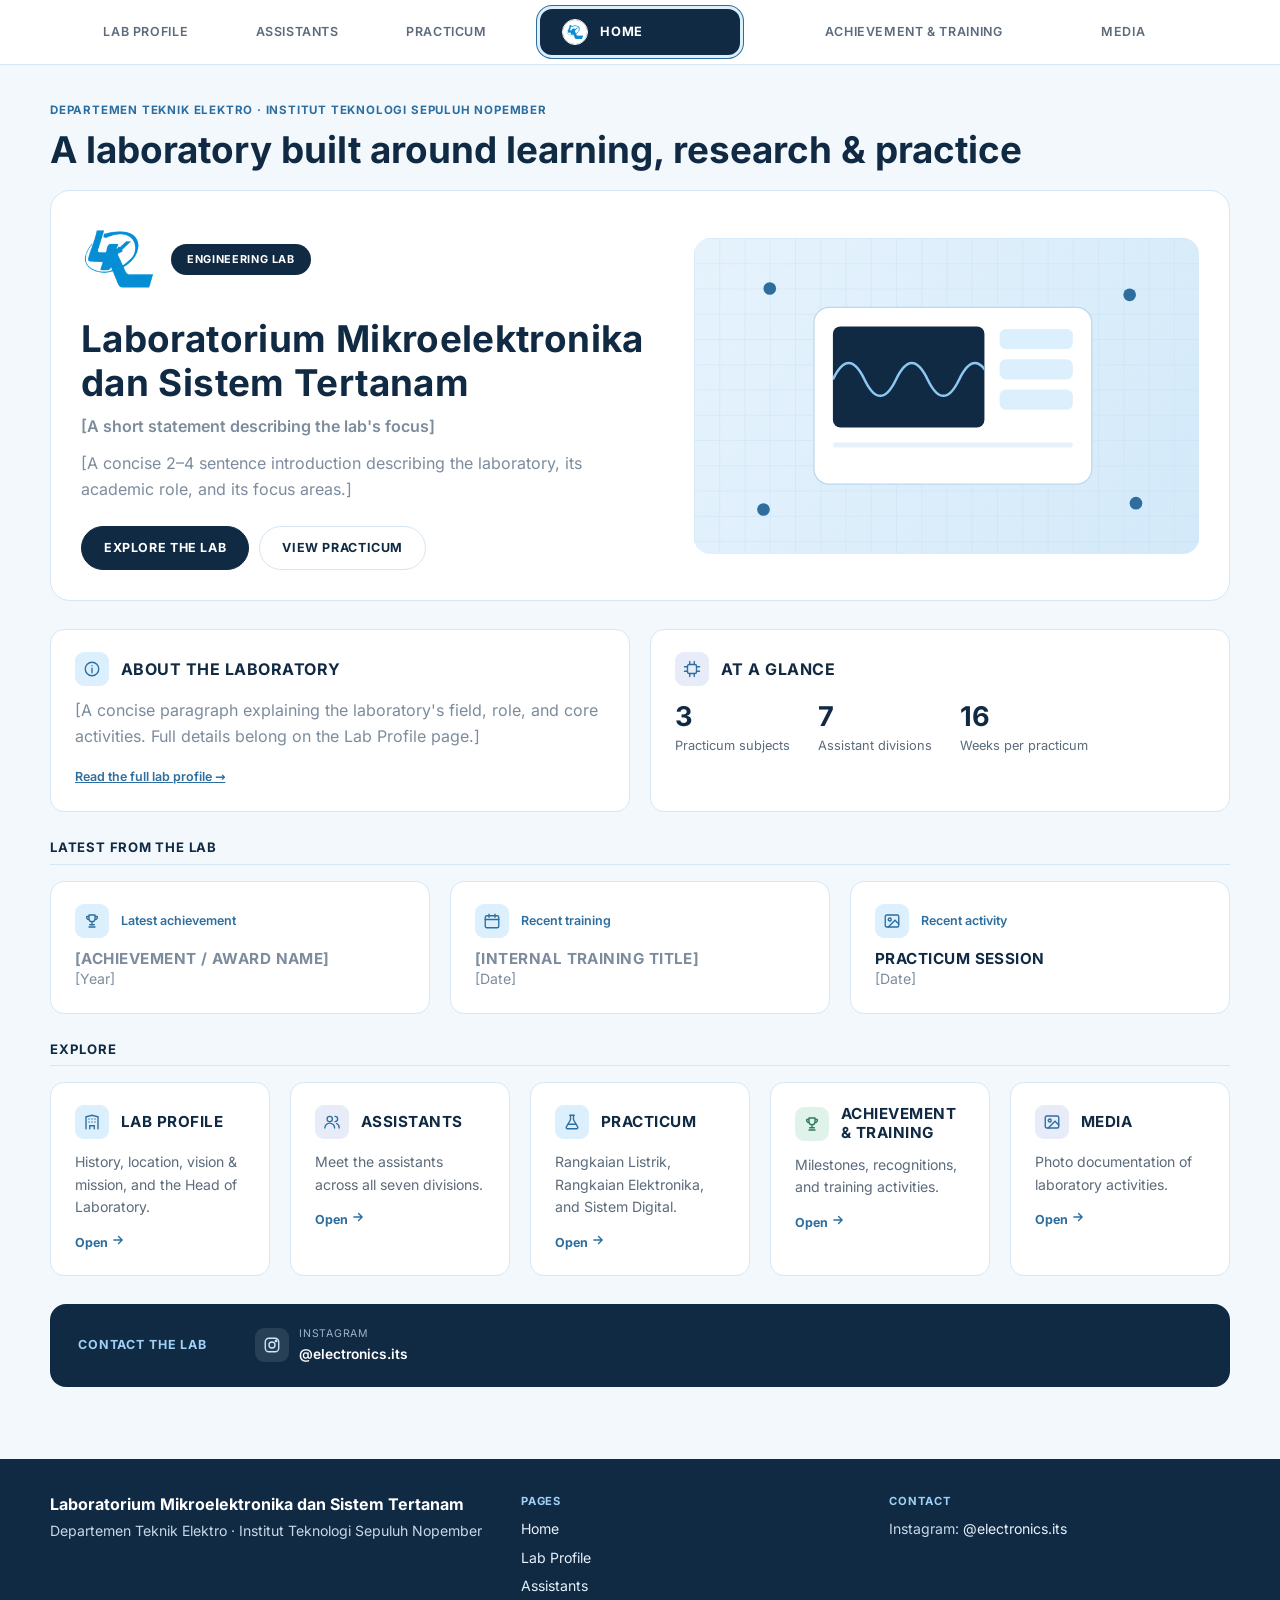
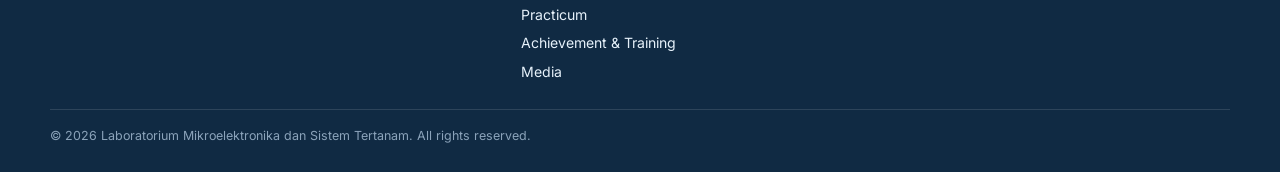
<file: index.html>
<!doctype html>
<html lang="en">
<head>
  <meta charset="utf-8">
  <meta name="viewport" content="width=device-width, initial-scale=1">
  <title>Laboratorium Mikroelektronika dan Sistem Tertanam</title>
  <meta name="description" content="Official website of Laboratorium Mikroelektronika dan Sistem Tertanam, Departemen Teknik Elektro ITS — profile, assistants, practicum, achievements, training, and documentation.">
  <meta property="og:type" content="website">
  <meta property="og:image" content="images/logo.png">
  <meta property="og:title" content="Laboratorium Mikroelektronika dan Sistem Tertanam">
  <meta property="og:description" content="Official website of Laboratorium Mikroelektronika dan Sistem Tertanam, Departemen Teknik Elektro ITS — profile, assistants, practicum, achievements, training, and documentation.">
  <meta name="theme-color" content="#102A43">
  <link rel="icon" href="assets/img/favicon.png" type="image/png">
  <link rel="apple-touch-icon" href="assets/img/apple-touch-icon.png">
  <link rel="preload" href="assets/fonts/inter-var.woff2" as="font" type="font/woff2" crossorigin>
  <link rel="stylesheet" href="assets/css/style.css">
  <script src="assets/js/app.js" defer></script>
</head>
<body data-page="home">
  <a class="skip" href="#main">Skip to content</a>
  <header class="site-header" id="site-header"></header>
  <main id="main" tabindex="-1">
    <noscript><div class="container"><p>This website needs JavaScript enabled to display its content.</p></div></noscript>
  </main>
  <footer class="site-footer" id="site-footer"></footer>
</body>
</html>
</file>
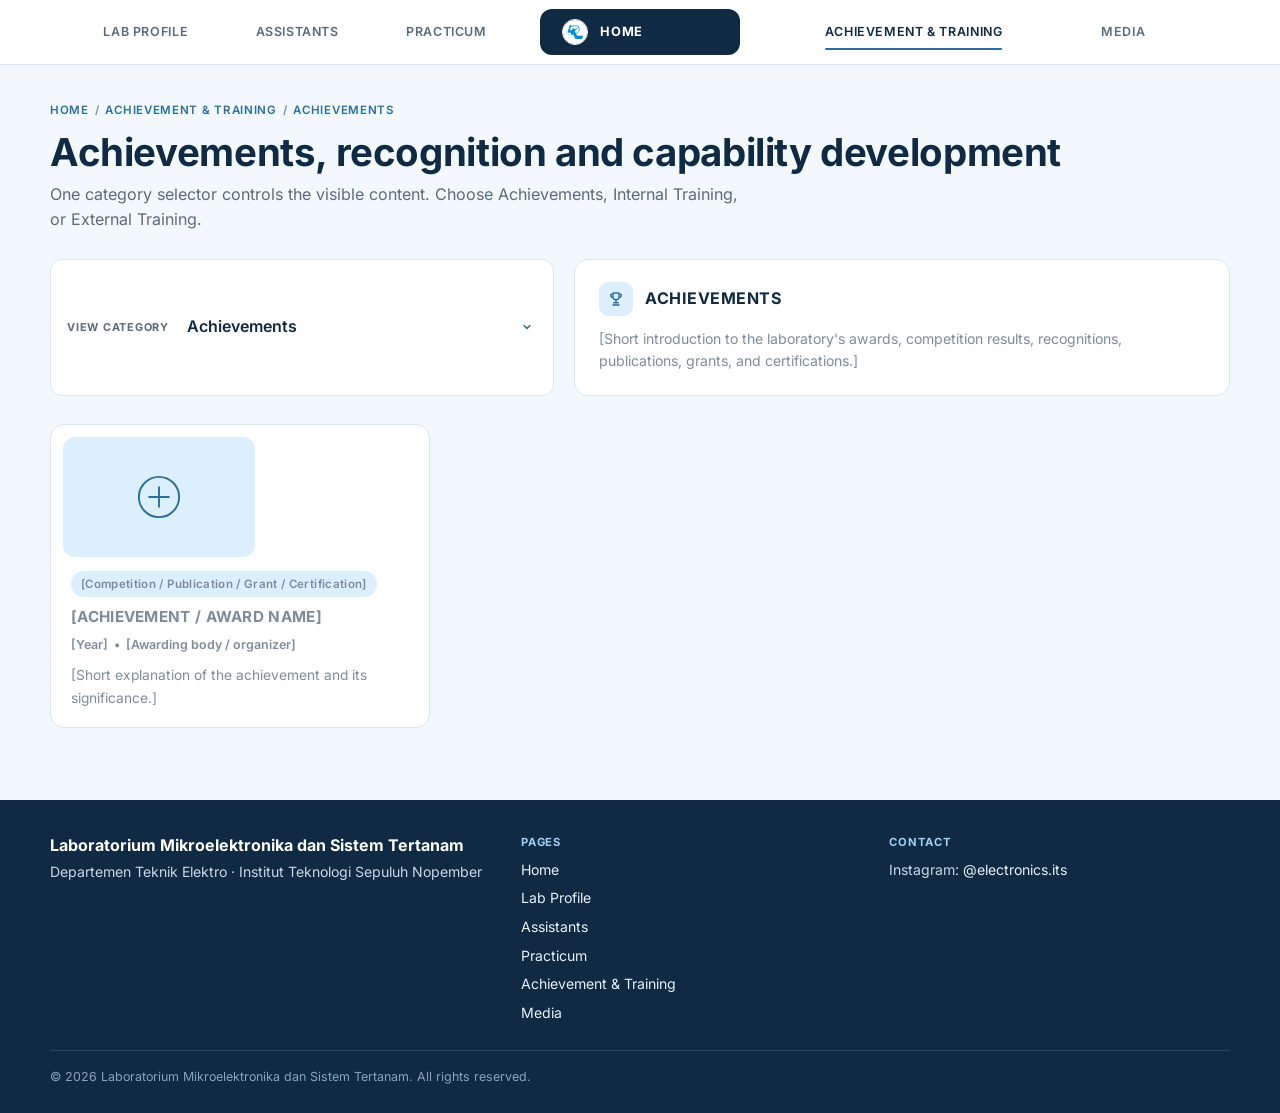
<file: achievement-training.html>
<!doctype html>
<html lang="en">
<head>
  <meta charset="utf-8">
  <meta name="viewport" content="width=device-width, initial-scale=1">
  <title>Achievement &amp; Training — Laboratorium Mikroelektronika dan Sistem Tertanam</title>
  <meta name="description" content="Laboratory achievements, internal training, and external training.">
  <meta property="og:type" content="website">
  <meta property="og:image" content="images/logo.png">
  <meta property="og:title" content="Achievement &amp; Training — Laboratorium Mikroelektronika dan Sistem Tertanam">
  <meta property="og:description" content="Laboratory achievements, internal training, and external training.">
  <meta name="theme-color" content="#102A43">
  <link rel="icon" href="assets/img/favicon.png" type="image/png">
  <link rel="apple-touch-icon" href="assets/img/apple-touch-icon.png">
  <link rel="preload" href="assets/fonts/inter-var.woff2" as="font" type="font/woff2" crossorigin>
  <link rel="stylesheet" href="assets/css/style.css">
  <script src="assets/js/app.js" defer></script>
</head>
<body data-page="training">
  <a class="skip" href="#main">Skip to content</a>
  <header class="site-header" id="site-header"></header>
  <main id="main" tabindex="-1">
    <noscript><div class="container"><p>This website needs JavaScript enabled to display its content.</p></div></noscript>
  </main>
  <footer class="site-footer" id="site-footer"></footer>
</body>
</html>
</file>
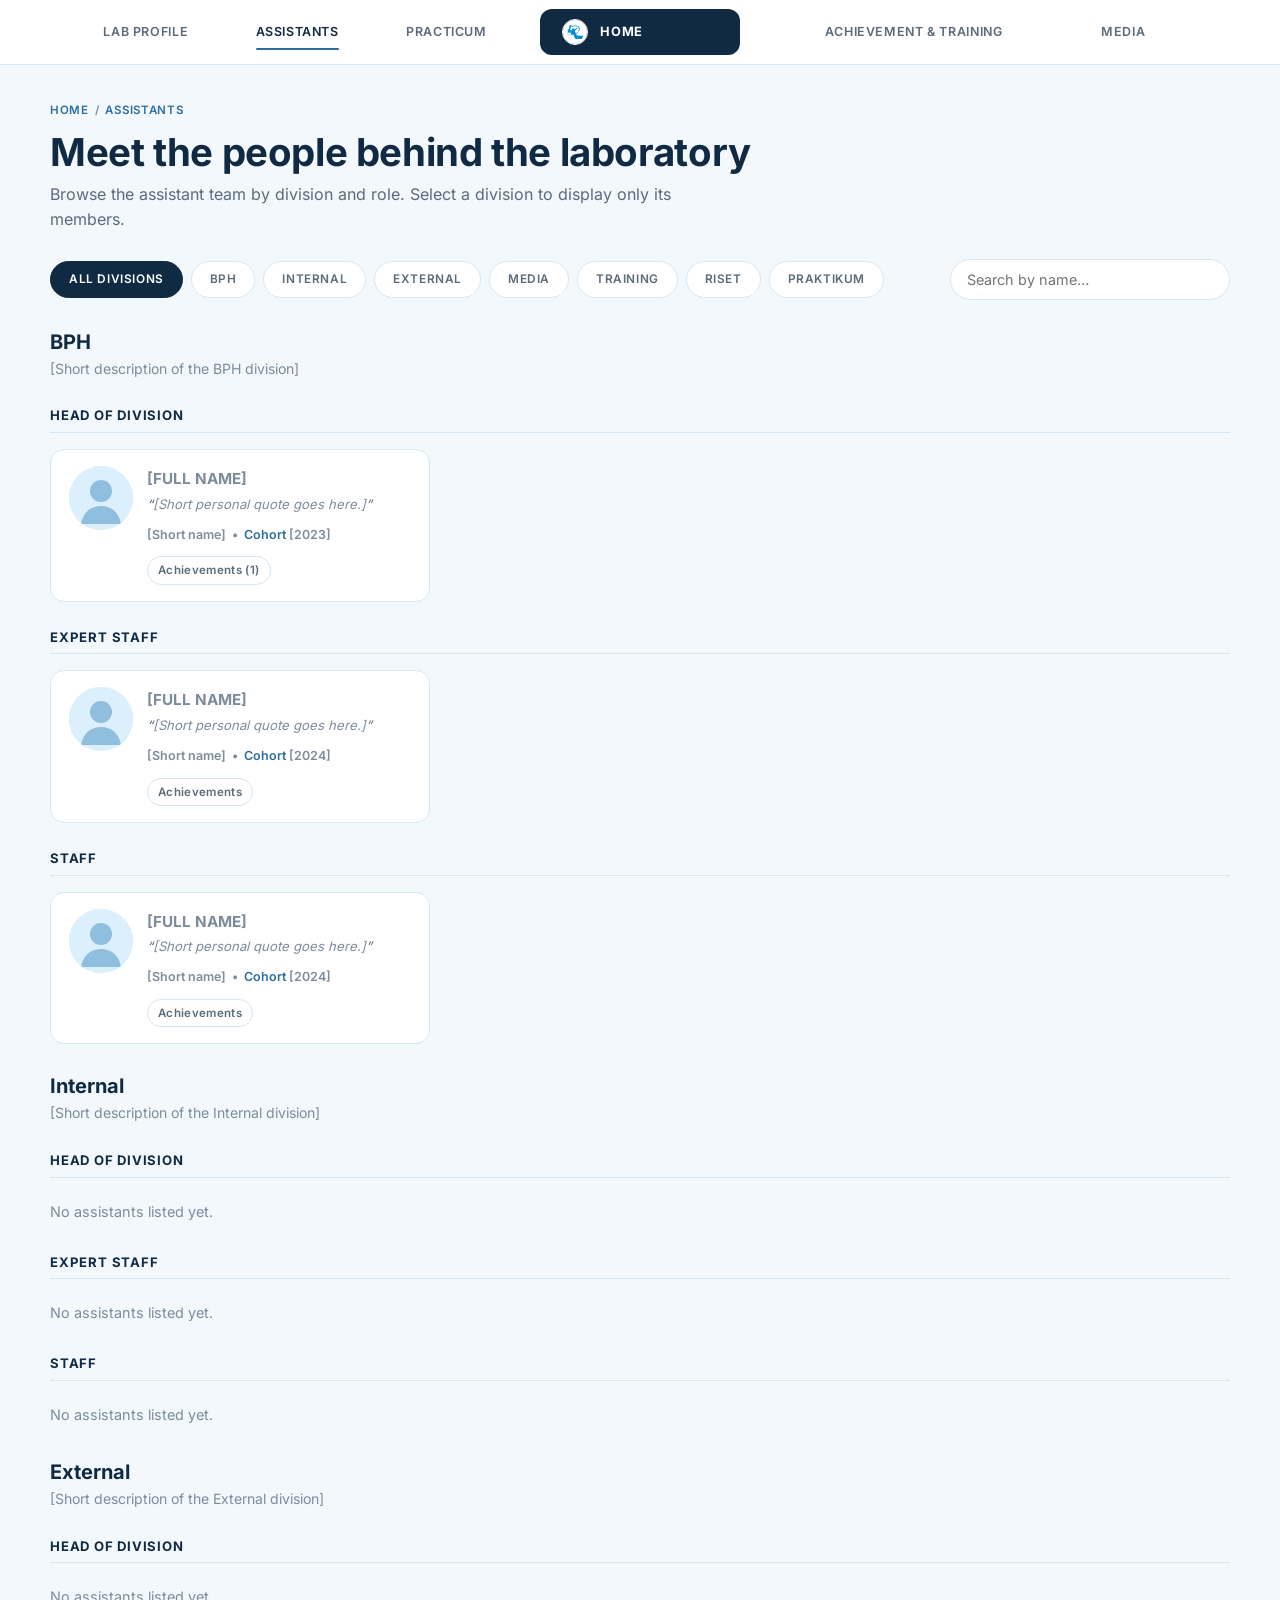
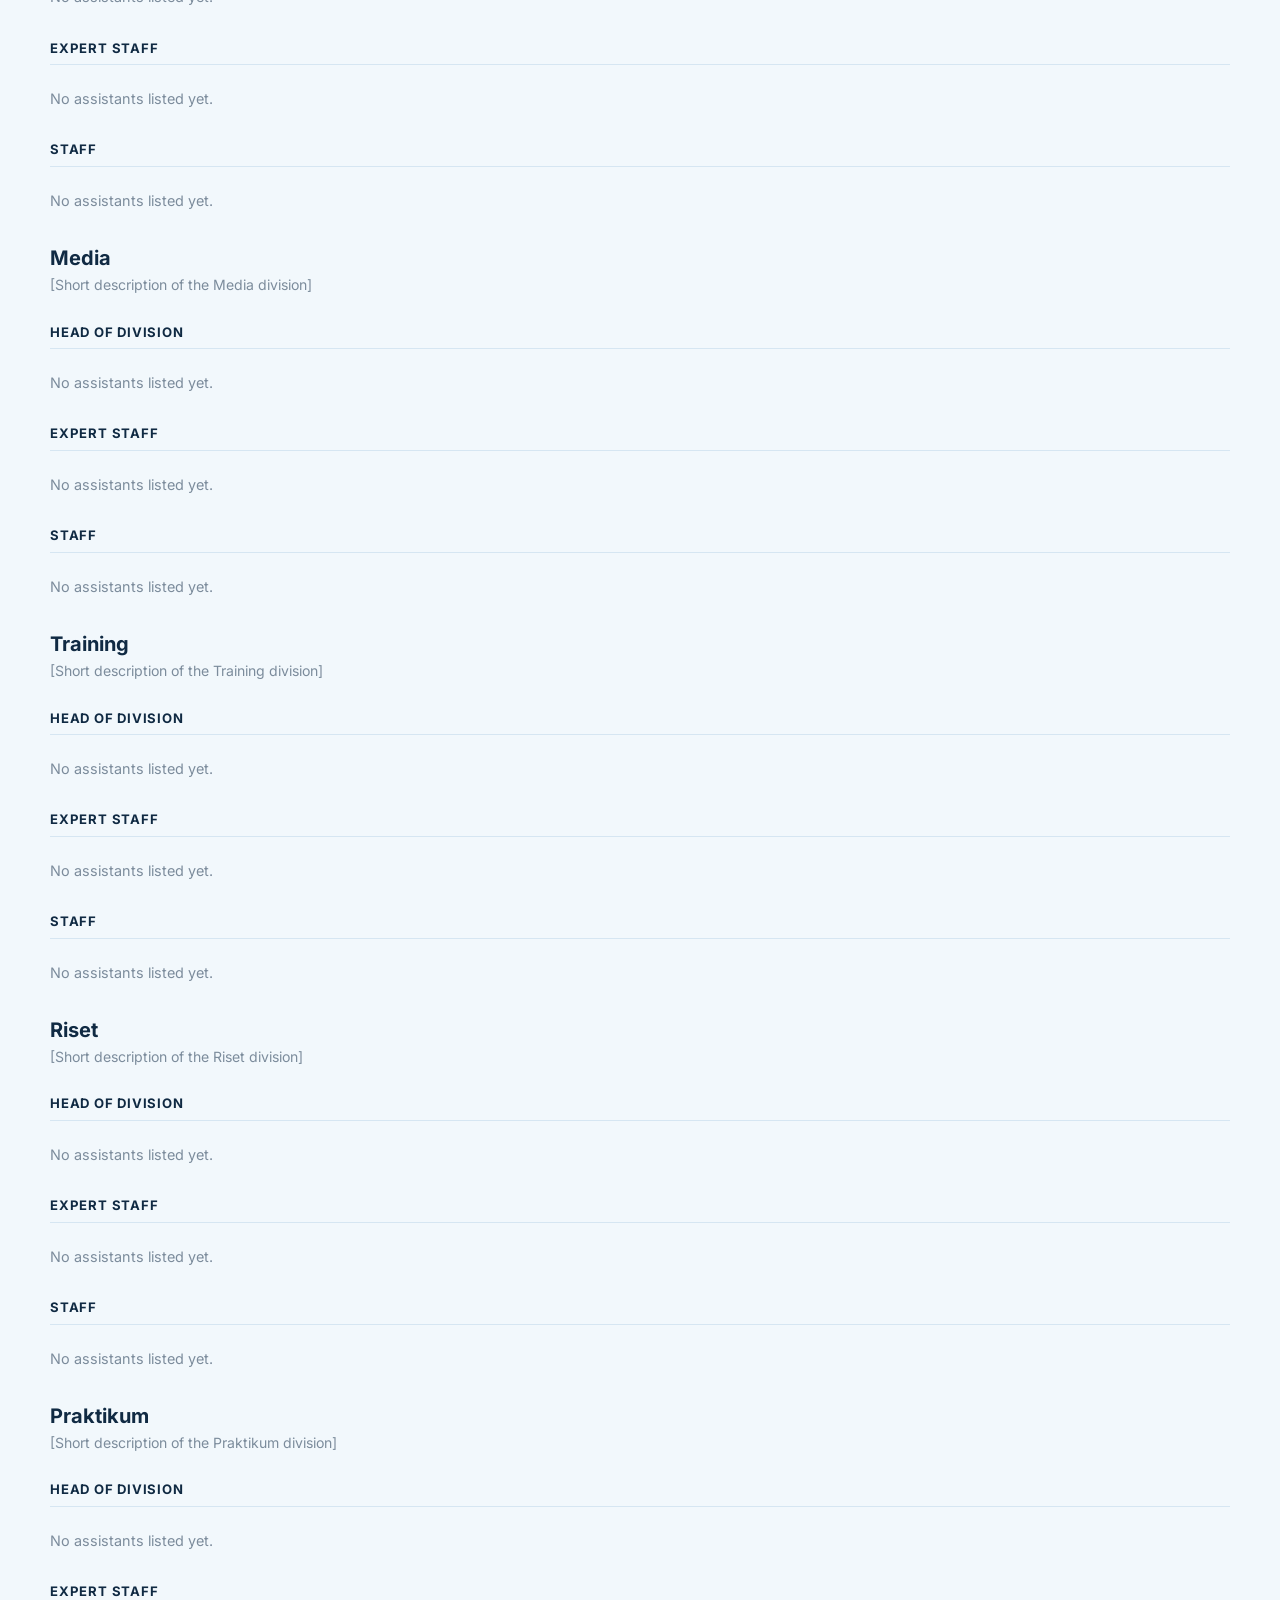
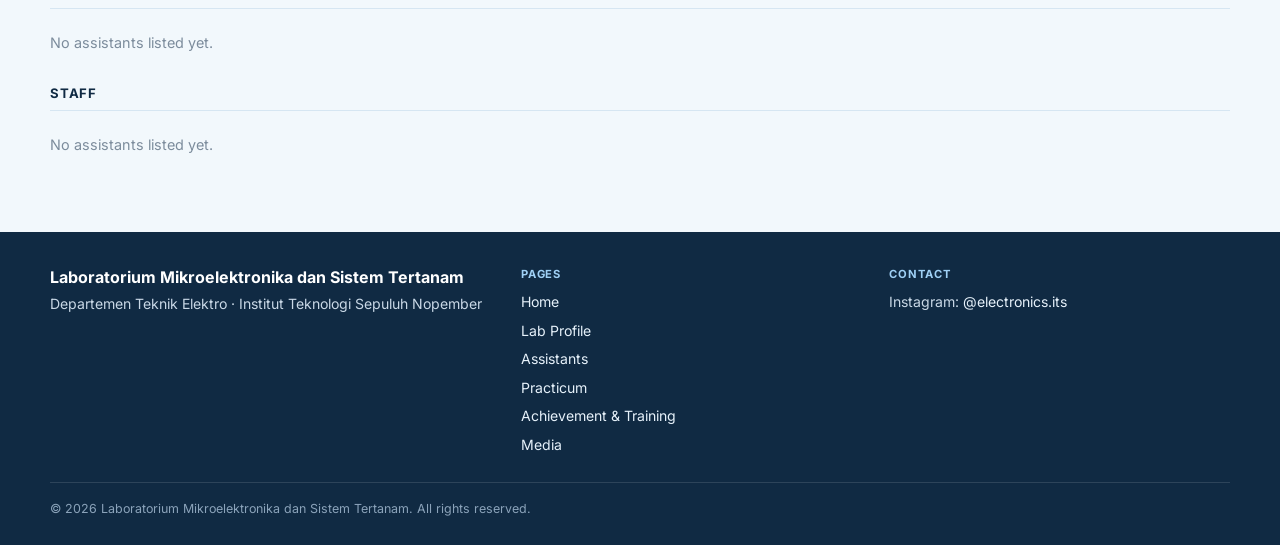
<file: assistants.html>
<!doctype html>
<html lang="en">
<head>
  <meta charset="utf-8">
  <meta name="viewport" content="width=device-width, initial-scale=1">
  <title>Assistants — Laboratorium Mikroelektronika dan Sistem Tertanam</title>
  <meta name="description" content="Laboratory assistants across all seven divisions: BPH, Internal, External, Media, Training, Riset, and Praktikum.">
  <meta property="og:type" content="website">
  <meta property="og:image" content="images/logo.png">
  <meta property="og:title" content="Assistants — Laboratorium Mikroelektronika dan Sistem Tertanam">
  <meta property="og:description" content="Laboratory assistants across all seven divisions: BPH, Internal, External, Media, Training, Riset, and Praktikum.">
  <meta name="theme-color" content="#102A43">
  <link rel="icon" href="assets/img/favicon.png" type="image/png">
  <link rel="apple-touch-icon" href="assets/img/apple-touch-icon.png">
  <link rel="preload" href="assets/fonts/inter-var.woff2" as="font" type="font/woff2" crossorigin>
  <link rel="stylesheet" href="assets/css/style.css">
  <script src="assets/js/app.js" defer></script>
</head>
<body data-page="assistants">
  <a class="skip" href="#main">Skip to content</a>
  <header class="site-header" id="site-header"></header>
  <main id="main" tabindex="-1">
    <noscript><div class="container"><p>This website needs JavaScript enabled to display its content.</p></div></noscript>
  </main>
  <footer class="site-footer" id="site-footer"></footer>
</body>
</html>
</file>
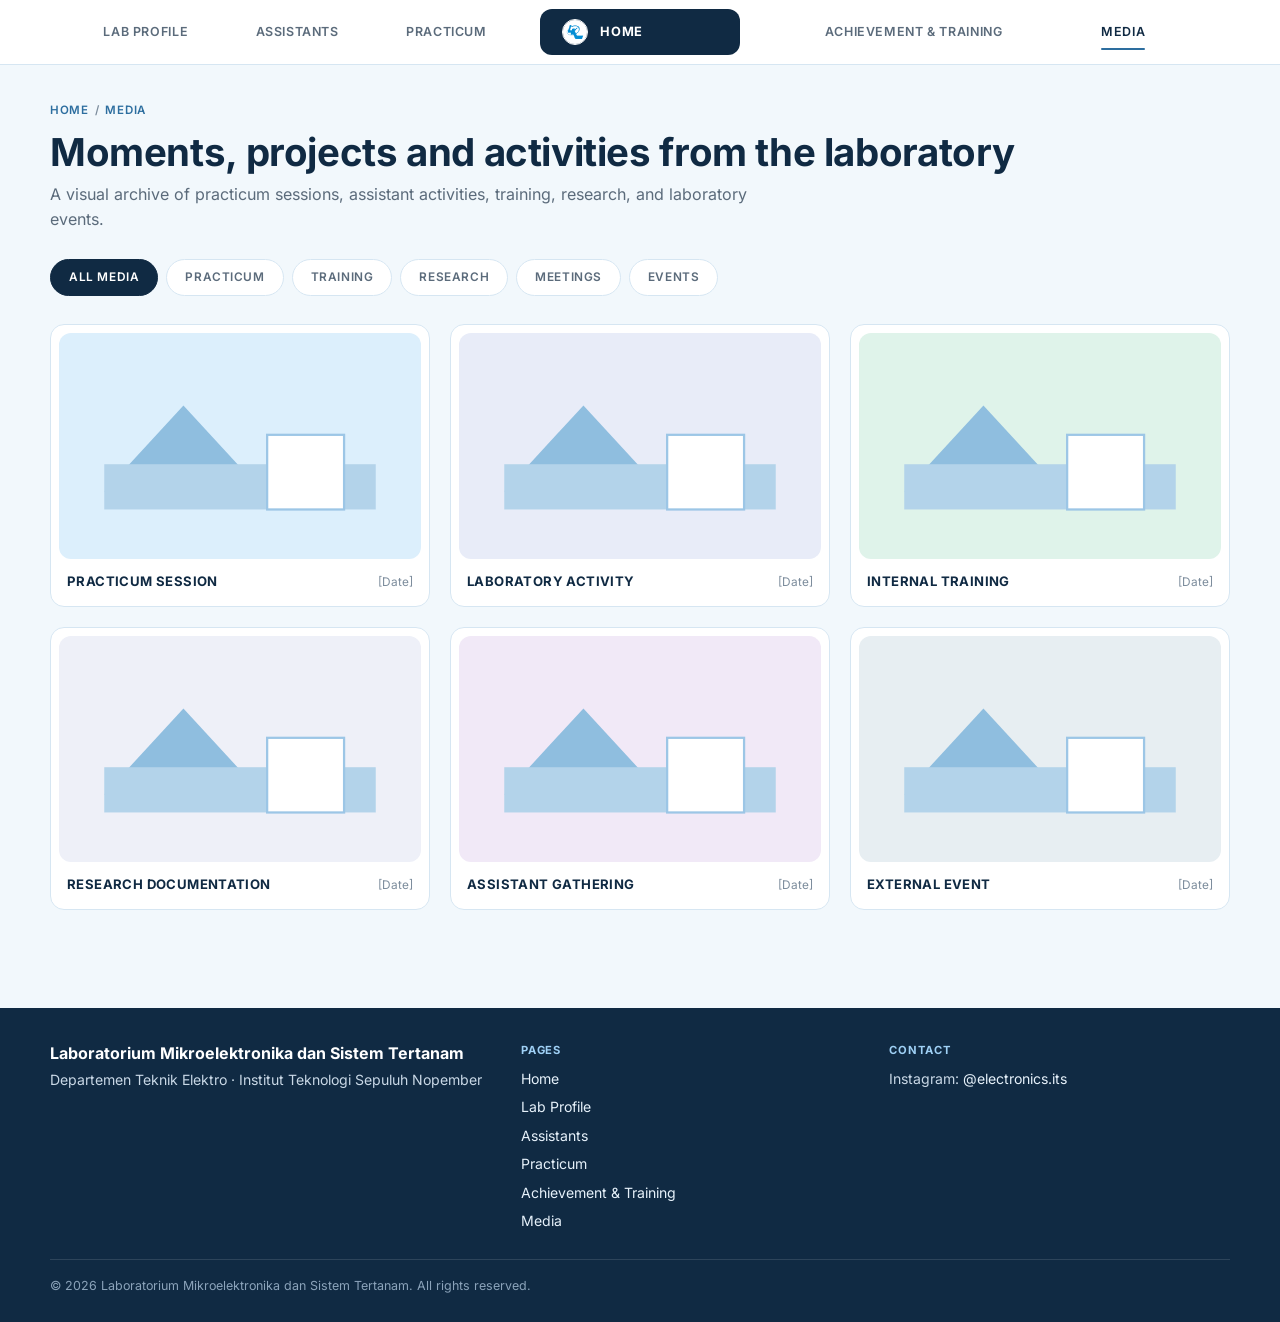
<file: media.html>
<!doctype html>
<html lang="en">
<head>
  <meta charset="utf-8">
  <meta name="viewport" content="width=device-width, initial-scale=1">
  <title>Media — Laboratorium Mikroelektronika dan Sistem Tertanam</title>
  <meta name="description" content="Documentation gallery of laboratory activities.">
  <meta property="og:type" content="website">
  <meta property="og:image" content="images/logo.png">
  <meta property="og:title" content="Media — Laboratorium Mikroelektronika dan Sistem Tertanam">
  <meta property="og:description" content="Documentation gallery of laboratory activities.">
  <meta name="theme-color" content="#102A43">
  <link rel="icon" href="assets/img/favicon.png" type="image/png">
  <link rel="apple-touch-icon" href="assets/img/apple-touch-icon.png">
  <link rel="preload" href="assets/fonts/inter-var.woff2" as="font" type="font/woff2" crossorigin>
  <link rel="stylesheet" href="assets/css/style.css">
  <script src="assets/js/app.js" defer></script>
</head>
<body data-page="media">
  <a class="skip" href="#main">Skip to content</a>
  <header class="site-header" id="site-header"></header>
  <main id="main" tabindex="-1">
    <noscript><div class="container"><p>This website needs JavaScript enabled to display its content.</p></div></noscript>
  </main>
  <footer class="site-footer" id="site-footer"></footer>
</body>
</html>
</file>
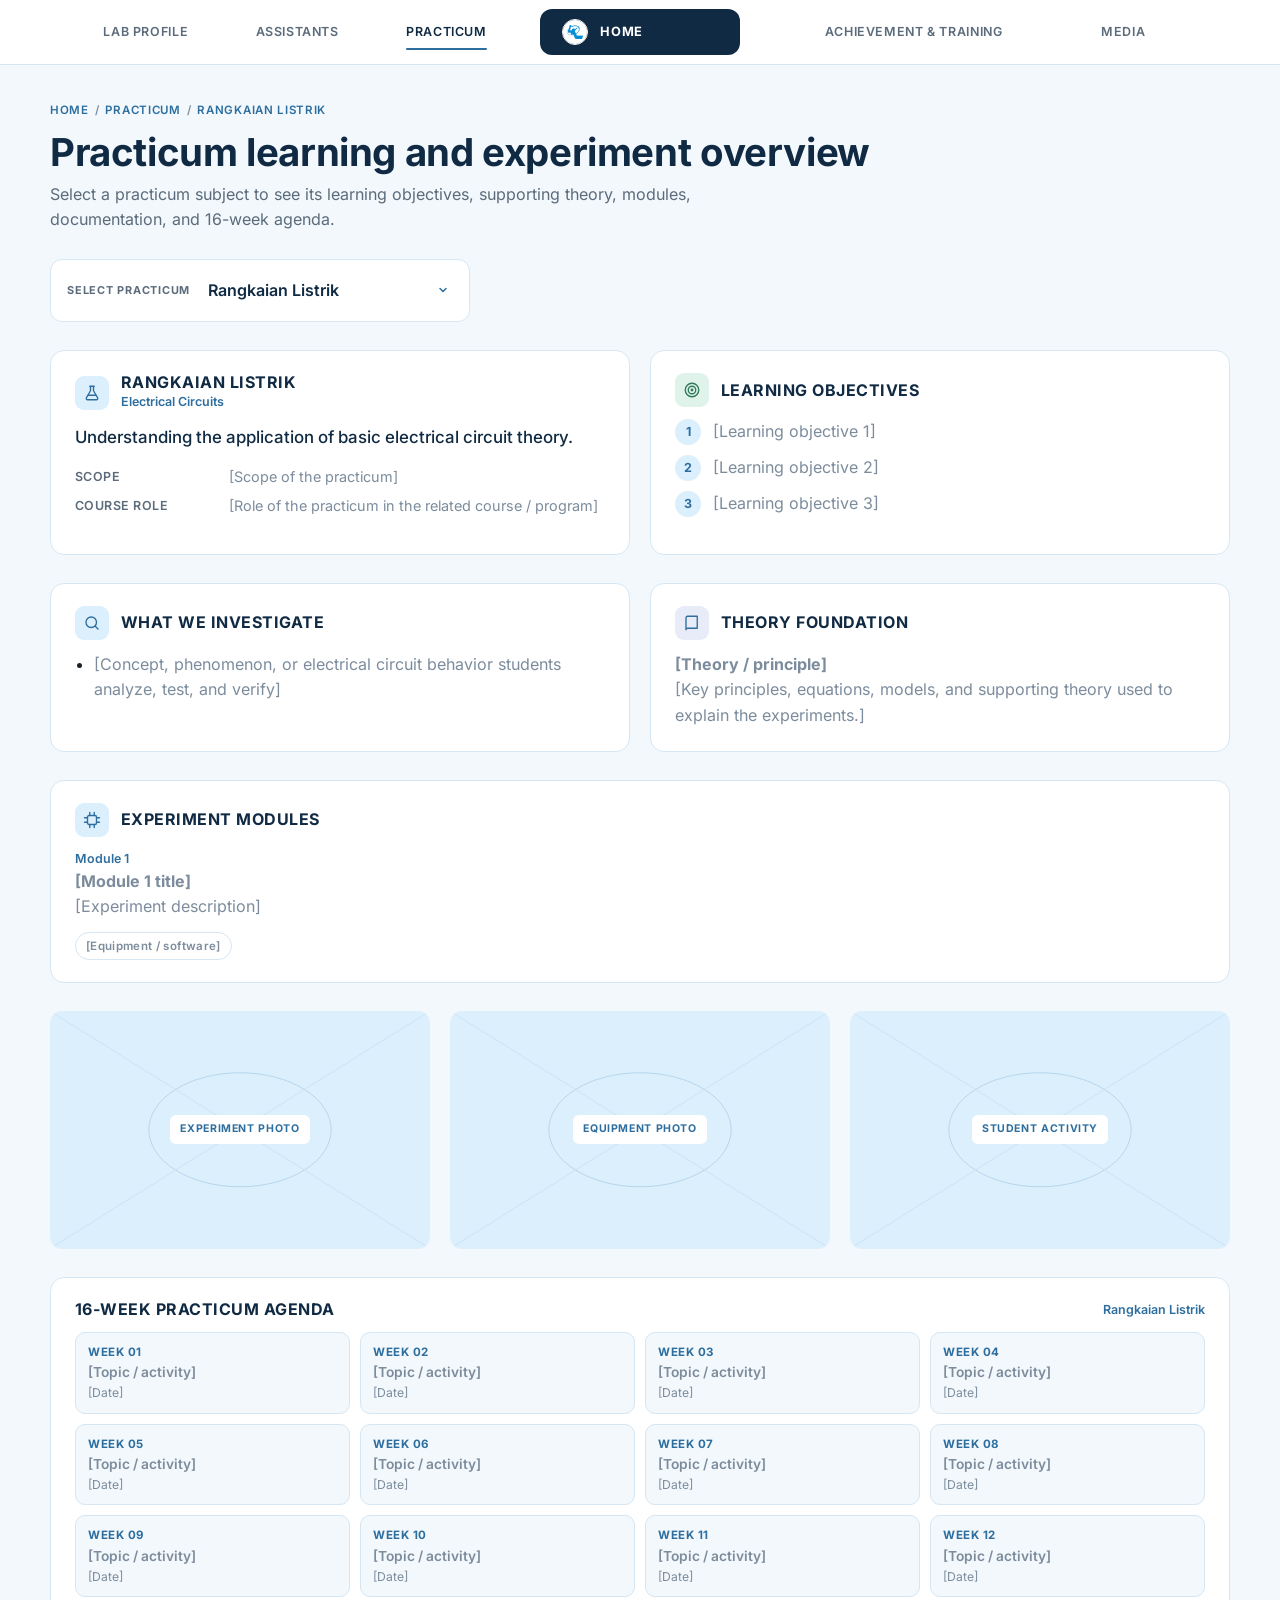
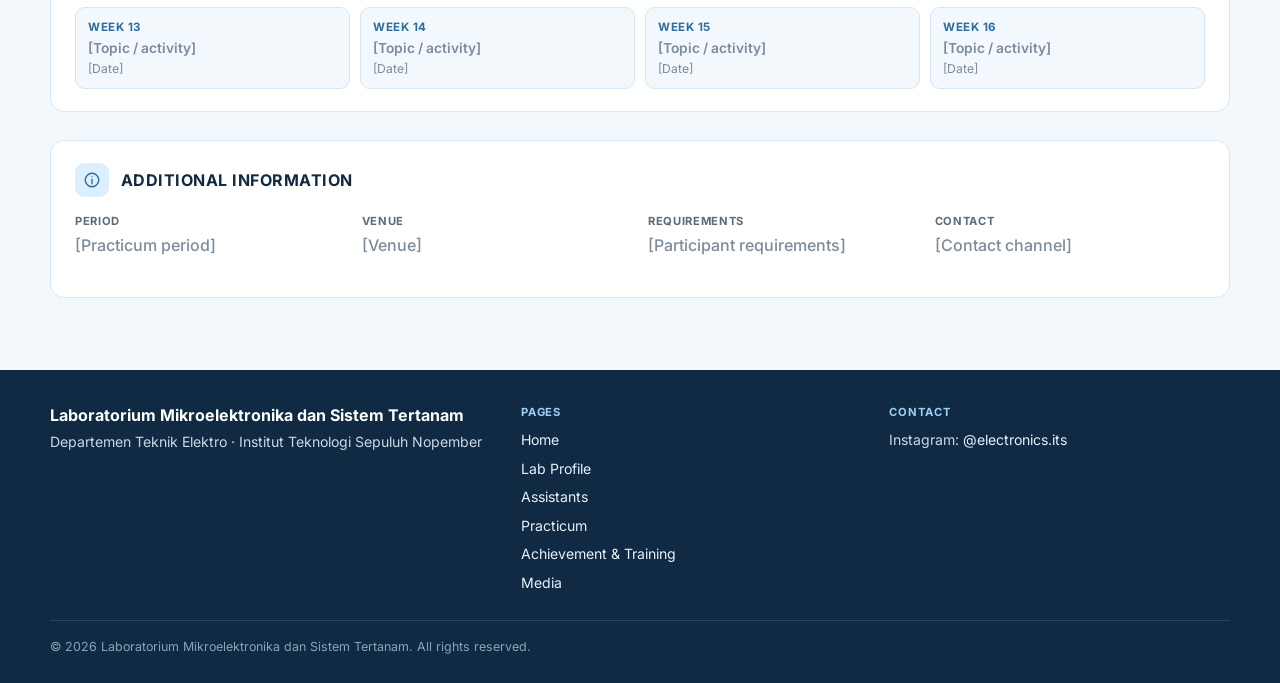
<file: practicum.html>
<!doctype html>
<html lang="en">
<head>
  <meta charset="utf-8">
  <meta name="viewport" content="width=device-width, initial-scale=1">
  <title>Practicum — Laboratorium Mikroelektronika dan Sistem Tertanam</title>
  <meta name="description" content="Rangkaian Listrik, Rangkaian Elektronika, and Sistem Digital — objectives, theory, modules, and 16-week agenda.">
  <meta property="og:type" content="website">
  <meta property="og:image" content="images/logo.png">
  <meta property="og:title" content="Practicum — Laboratorium Mikroelektronika dan Sistem Tertanam">
  <meta property="og:description" content="Rangkaian Listrik, Rangkaian Elektronika, and Sistem Digital — objectives, theory, modules, and 16-week agenda.">
  <meta name="theme-color" content="#102A43">
  <link rel="icon" href="assets/img/favicon.png" type="image/png">
  <link rel="apple-touch-icon" href="assets/img/apple-touch-icon.png">
  <link rel="preload" href="assets/fonts/inter-var.woff2" as="font" type="font/woff2" crossorigin>
  <link rel="stylesheet" href="assets/css/style.css">
  <script src="assets/js/app.js" defer></script>
</head>
<body data-page="practicum">
  <a class="skip" href="#main">Skip to content</a>
  <header class="site-header" id="site-header"></header>
  <main id="main" tabindex="-1">
    <noscript><div class="container"><p>This website needs JavaScript enabled to display its content.</p></div></noscript>
  </main>
  <footer class="site-footer" id="site-footer"></footer>
</body>
</html>
</file>
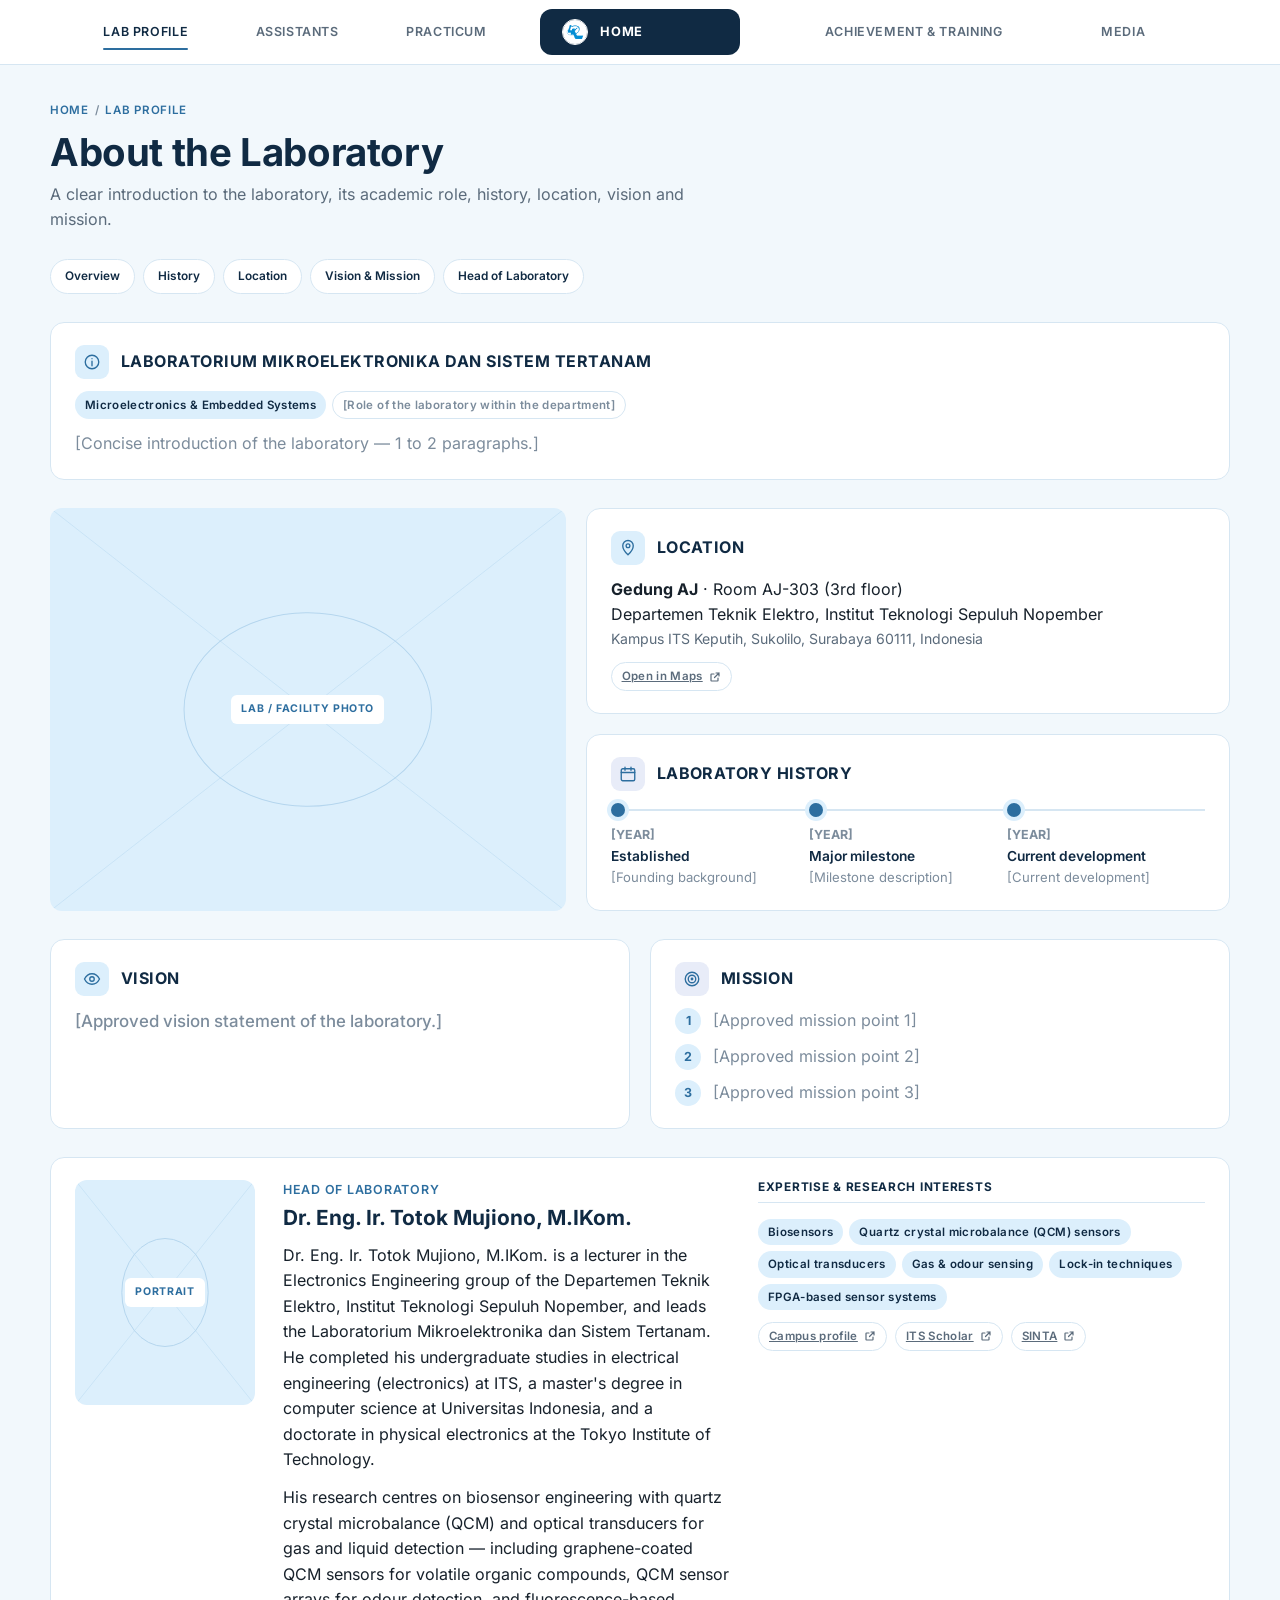
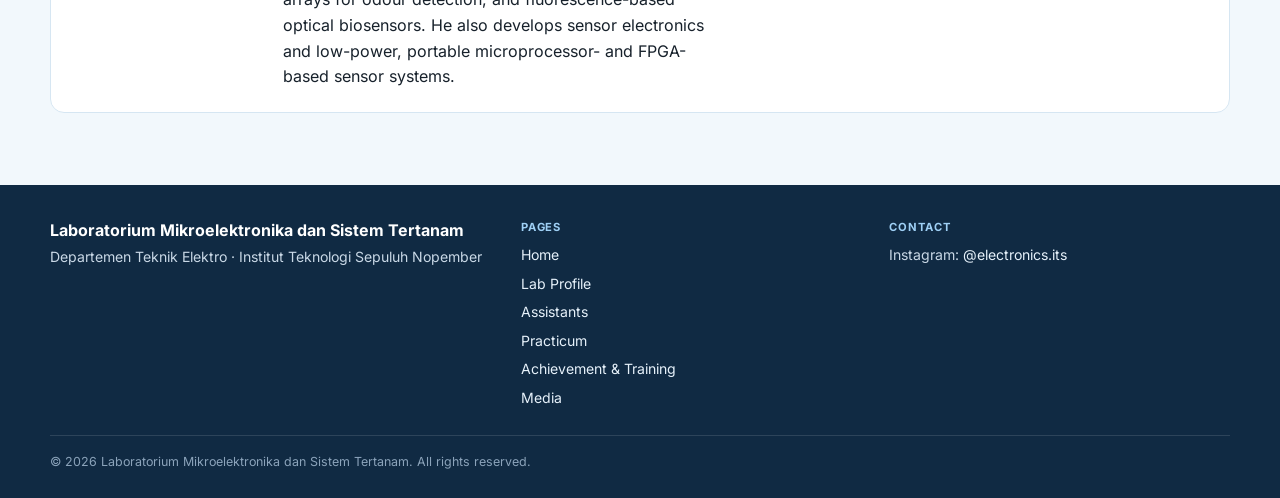
<file: profile.html>
<!doctype html>
<html lang="en">
<head>
  <meta charset="utf-8">
  <meta name="viewport" content="width=device-width, initial-scale=1">
  <title>Lab Profile — Laboratorium Mikroelektronika dan Sistem Tertanam</title>
  <meta name="description" content="History, location, vision, mission, and Head of Laboratory.">
  <meta property="og:type" content="website">
  <meta property="og:image" content="images/logo.png">
  <meta property="og:title" content="Lab Profile — Laboratorium Mikroelektronika dan Sistem Tertanam">
  <meta property="og:description" content="History, location, vision, mission, and Head of Laboratory.">
  <meta name="theme-color" content="#102A43">
  <link rel="icon" href="assets/img/favicon.png" type="image/png">
  <link rel="apple-touch-icon" href="assets/img/apple-touch-icon.png">
  <link rel="preload" href="assets/fonts/inter-var.woff2" as="font" type="font/woff2" crossorigin>
  <link rel="stylesheet" href="assets/css/style.css">
  <script src="assets/js/app.js" defer></script>
</head>
<body data-page="profile">
  <a class="skip" href="#main">Skip to content</a>
  <header class="site-header" id="site-header"></header>
  <main id="main" tabindex="-1">
    <noscript><div class="container"><p>This website needs JavaScript enabled to display its content.</p></div></noscript>
  </main>
  <footer class="site-footer" id="site-footer"></footer>
</body>
</html>
</file>
<file: assets/css/style.css>
/* ============ Laboratory website — single stylesheet ============ */

@font-face {
  font-family: "Inter";
  src: url("../fonts/inter-var.woff2") format("woff2");
  font-weight: 100 900;
  font-display: swap;
}

:root {
  --navy: #102A43;
  --baby: #DCEFFC;
  --accent: #2D6E9F;
  --ink: #17212B;
  --pale: #F2F8FC;
  --white: #FFFFFF;
  --line: #D6E6F2;
  --muted: #5B6B7B;
  --ph: #7C8C9C;
  --green: #DFF3EA;
  --lilac: #E8ECF8;
  --radius: 14px;
  --shadow: 0 10px 28px -14px rgba(16, 42, 67, .35);
  --header-h: 64px;
  --max: 1180px;
}

*, *::before, *::after { box-sizing: border-box; }
html { scroll-behavior: smooth; scroll-padding-top: calc(var(--header-h) + 16px); }
body {
  margin: 0;
  font-family: "Inter", system-ui, -apple-system, "Segoe UI", Roboto, sans-serif;
  font-size: 16px;
  line-height: 1.6;
  color: var(--ink);
  background: var(--pale);
  -webkit-font-smoothing: antialiased;
}
img { max-width: 100%; display: block; }
a { color: var(--accent); }
h1, h2, h3, h4 { color: var(--navy); line-height: 1.2; margin: 0; }
p { margin: 0 0 .75em; }
p:last-child { margin-bottom: 0; }
ul, ol { margin: 0; padding-left: 1.2em; }
button { font: inherit; color: inherit; }
:focus-visible { outline: 3px solid var(--accent); outline-offset: 2px; border-radius: 6px; }

.skip {
  position: absolute; left: 12px; top: -48px; z-index: 100;
  background: var(--navy); color: #fff; padding: 8px 14px; border-radius: 8px;
}
.skip:focus { top: 12px; }
[hidden] { display: none !important; }
.sr-only { position: absolute; width: 1px; height: 1px; overflow: hidden; clip: rect(0 0 0 0); white-space: nowrap; }

.container { width: min(var(--max), 100% - 40px); margin-inline: auto; }
.ph { color: var(--ph); }

/* ---------- Header / navigation ---------- */
.site-header {
  position: sticky; top: 0; z-index: 50;
  background: rgba(255, 255, 255, .94);
  backdrop-filter: saturate(1.4) blur(8px);
  border-bottom: 1px solid var(--line);
}
.nav-desktop {
  display: grid;
  grid-template-columns: 1fr auto 1fr;
  align-items: center;
  height: var(--header-h);
}
.nav-group { display: flex; justify-content: space-evenly; align-items: center; gap: 8px; }
.nav-link {
  position: relative;
  font-size: .78rem; font-weight: 600; letter-spacing: .05em; text-transform: uppercase;
  color: var(--muted); text-decoration: none; padding: 8px 6px;
  transition: color .2s;
}
.nav-link:hover { color: var(--navy); }
.nav-link[aria-current="page"] { color: var(--navy); }
.nav-link[aria-current="page"]::after {
  content: ""; position: absolute; left: 6px; right: 6px; bottom: 0;
  height: 2px; border-radius: 2px; background: var(--accent);
}
.nav-home {
  display: flex; align-items: center; gap: 12px;
  min-width: 200px; height: 46px; padding: 0 22px;
  background: var(--navy); color: #fff; text-decoration: none;
  border-radius: 12px; font-size: .8rem; font-weight: 700; letter-spacing: .06em; text-transform: uppercase;
  transition: box-shadow .2s, transform .2s;
}
.nav-home:hover { box-shadow: var(--shadow); }
.nav-home[aria-current="page"] { box-shadow: 0 0 0 3px var(--baby), 0 0 0 4px var(--accent); }
.logo-slot {
  width: 26px; height: 26px; border-radius: 50%;
  border: 1.5px solid rgba(255, 255, 255, .8);
  display: grid; place-items: center; overflow: hidden; flex: none;
}
.logo-slot img { width: 100%; height: 100%; object-fit: contain; background: #fff; padding: 3px; }
.logo-slot:has(img) { border-color: #fff; background: #fff; }

.nav-mobile { display: none; height: var(--header-h); align-items: center; justify-content: space-between; }
.brand {
  display: flex; align-items: center; gap: 10px;
  text-decoration: none; color: var(--navy); font-weight: 700; font-size: .95rem;
}
.brand .logo-slot { border-color: var(--navy); width: 36px; height: 36px; }
.brand .logo-slot:has(img) { border-color: var(--line); }
.brand-name { font-size: .78rem; line-height: 1.25; max-width: 230px; }
.menu-btn {
  display: grid; place-items: center; width: 44px; height: 44px;
  background: var(--navy); color: #fff; border: 0; border-radius: 10px; cursor: pointer;
}
.drawer {
  display: none;
  border-top: 1px solid var(--line);
  background: #fff;
  padding: 10px 0 18px;
}
.drawer.open { display: block; animation: fadeDown .2s ease-out; }
.drawer a {
  display: flex; align-items: center; justify-content: space-between;
  padding: 14px 4px; border-bottom: 1px solid var(--pale);
  color: var(--navy); text-decoration: none; font-weight: 600;
}
.drawer a[aria-current="page"] { color: var(--accent); }
.drawer a.drawer-home {
  background: var(--navy); color: #fff; border-radius: 10px; padding: 14px 16px; margin-bottom: 6px; border: 0;
}

@media (max-width: 1000px) {
  .nav-desktop { display: none; }
  .nav-mobile { display: flex; }
}

/* ---------- Page scaffolding ---------- */
main { display: block; padding: 36px 0 72px; min-height: 60vh; outline: none; }
.page-in { animation: pageIn .45s ease-out both; }
.crumbs {
  font-size: .72rem; font-weight: 600; letter-spacing: .06em; text-transform: uppercase;
  color: var(--accent); margin-bottom: 10px;
}
.crumbs a { color: inherit; text-decoration: none; }
.crumbs a:hover { text-decoration: underline; }
.crumbs span[aria-hidden] { margin: 0 6px; color: var(--ph); }
.page-title { font-size: clamp(1.7rem, 3.2vw, 2.4rem); font-weight: 700; letter-spacing: -.01em; }
.page-sub { color: var(--muted); margin-top: 6px; max-width: 70ch; }
.page-head { margin-bottom: 26px; }

.section { margin-top: 28px; }
.section-title {
  font-size: .82rem; font-weight: 700; letter-spacing: .06em; text-transform: uppercase;
  color: var(--navy); padding-bottom: 8px; border-bottom: 1px solid var(--line); margin-bottom: 16px;
}
.grid { display: grid; gap: 20px; }
.g2 { grid-template-columns: repeat(2, minmax(0, 1fr)); }
.g3 { grid-template-columns: repeat(3, minmax(0, 1fr)); }
.g-auto { grid-template-columns: repeat(auto-fit, minmax(200px, 1fr)); }
@media (max-width: 900px) { .g3 { grid-template-columns: repeat(2, minmax(0, 1fr)); } }
@media (max-width: 640px) { .g2, .g3 { grid-template-columns: 1fr; } }

/* ---------- Cards ---------- */
.card {
  background: var(--white);
  border: 1px solid var(--line);
  border-radius: var(--radius);
  padding: 22px 24px;
}
.card-head { display: flex; align-items: center; gap: 12px; margin-bottom: 12px; }
.card-head h2, .card-head h3 { font-size: 1rem; font-weight: 700; text-transform: uppercase; letter-spacing: .03em; }
.icon-tile {
  width: 34px; height: 34px; border-radius: 9px; flex: none;
  display: grid; place-items: center; background: var(--baby); color: var(--accent);
}
.icon-tile.lilac { background: var(--lilac); }
.icon-tile.green { background: var(--green); color: #2F7A5A; }
.small { font-size: .88rem; color: var(--muted); }
.meta { font-size: .78rem; font-weight: 600; color: var(--accent); }
.meta .dot { margin: 0 6px; color: var(--ph); }

@media (hover: hover) and (pointer: fine) {
  .lift { transition: transform .2s ease, box-shadow .2s ease, border-color .2s; }
  .lift:hover { transform: translateY(-3px); box-shadow: var(--shadow); border-color: #BCD6EA; }
}

.chip {
  display: inline-flex; align-items: center; gap: 6px;
  font-size: .72rem; font-weight: 600; letter-spacing: .03em;
  padding: 4px 10px; border-radius: 999px;
  background: var(--baby); color: var(--navy);
}
.chip.out { background: #fff; border: 1px solid var(--line); color: var(--muted); }
.chip.st-done { background: var(--green); color: #1F6B4A; }
.chip.st-upcoming { background: var(--baby); color: var(--accent); }
.chip.st-postponed, .chip.st-cancelled { background: #FBEDE4; color: #9A4A1C; }
.chips { display: flex; flex-wrap: wrap; gap: 6px; }

/* ---------- Buttons / selectors ---------- */
.btn {
  display: inline-flex; align-items: center; gap: 8px;
  font-size: .78rem; font-weight: 700; letter-spacing: .05em; text-transform: uppercase;
  padding: 11px 22px; border-radius: 999px; text-decoration: none; cursor: pointer;
  border: 1px solid var(--navy); background: var(--navy); color: #fff;
  transition: background .2s, color .2s, box-shadow .2s;
}
.btn:hover { background: var(--accent); border-color: var(--accent); }
.btn.secondary { background: #fff; color: var(--navy); border-color: var(--line); }
.btn.secondary:hover { border-color: var(--accent); color: var(--accent); }

.filters { display: flex; flex-wrap: wrap; gap: 8px; align-items: center; }
.filter {
  font-size: .74rem; font-weight: 600; letter-spacing: .05em; text-transform: uppercase;
  padding: 8px 18px; border-radius: 999px; cursor: pointer;
  background: #fff; color: var(--muted); border: 1px solid var(--line);
  transition: background .2s, color .2s, border-color .2s;
}
.filter:hover { border-color: var(--accent); color: var(--navy); }
.filter[aria-pressed="true"] { background: var(--navy); border-color: var(--navy); color: #fff; }

.select-card {
  display: flex; align-items: center; gap: 18px;
  background: #fff; border: 1px solid var(--line); border-radius: 12px;
  padding: 10px 16px; max-width: 420px;
}
.select-card label {
  font-size: .68rem; font-weight: 700; letter-spacing: .07em; text-transform: uppercase; color: var(--muted);
  white-space: nowrap;
}
.select-card select {
  flex: 1; min-width: 0;
  appearance: none; -webkit-appearance: none;
  border: 0; background: transparent; cursor: pointer;
  font: inherit; font-weight: 600; color: var(--navy); padding: 8px 28px 8px 0;
  background-image: url("data:image/svg+xml,%3Csvg xmlns='http://www.w3.org/2000/svg' width='12' height='12' viewBox='0 0 24 24' fill='none' stroke='%232D6E9F' stroke-width='3' stroke-linecap='round'%3E%3Cpath d='m6 9 6 6 6-6'/%3E%3C/svg%3E");
  background-repeat: no-repeat; background-position: right 4px center;
}
.search {
  flex: 1 1 220px; max-width: 280px; margin-left: auto;
  border: 1px solid var(--line); border-radius: 999px; padding: 8px 16px; font: inherit; font-size: .9rem;
  background: #fff;
}

/* ---------- Image placeholders ---------- */
.imgph {
  position: relative; overflow: hidden; display: grid; place-items: center;
  background: var(--baby); border-radius: 12px; color: var(--accent); min-height: 120px;
}
.imgph svg.x { position: absolute; inset: 0; width: 100%; height: 100%; }
.imgph .lbl {
  position: relative; font-size: .66rem; font-weight: 700; letter-spacing: .06em; text-transform: uppercase;
  background: #fff; color: var(--accent); padding: 6px 10px; border-radius: 6px;
}
.media-img { width: 100%; height: 100%; object-fit: cover; border-radius: 12px; }
.ratio { aspect-ratio: 16 / 10; }
.ratio-sq { aspect-ratio: 1 / 1; }

/* ---------- Home ---------- */
.hero-eyebrow { font-size: .72rem; font-weight: 700; letter-spacing: .07em; text-transform: uppercase; color: var(--accent); }
.hero-title { font-size: clamp(1.6rem, 3vw, 2.3rem); margin: 6px 0 18px; }
.hero {
  display: grid; grid-template-columns: 1.15fr 1fr; gap: 32px; align-items: center;
  background: #fff; border: 1px solid var(--line); border-radius: 20px; padding: 30px;
}
.hero-top { display: flex; align-items: center; gap: 14px; margin-bottom: 20px; }
.hero-logo {
  width: 64px; height: 64px; border-radius: 50%; flex: none;
  border: 2px dashed #9CC3E0; display: grid; place-items: center; overflow: hidden;
  font-size: .6rem; font-weight: 700; color: var(--accent); letter-spacing: .06em; background: var(--pale);
}
.hero-logo img { width: 100%; height: 100%; object-fit: contain; }
.hero-logo:has(img) { width: 76px; height: 76px; border: 0; border-radius: 14px; background: none; }
.badge {
  display: inline-block; background: var(--navy); color: #fff;
  font-size: .68rem; font-weight: 700; letter-spacing: .06em; text-transform: uppercase;
  padding: 7px 16px; border-radius: 999px;
}
.hero h2 { font-size: clamp(1.6rem, 3.4vw, 2.3rem); letter-spacing: .01em; }
.hero .tagline { color: var(--accent); font-weight: 600; margin-top: 8px; }
.hero .desc { color: var(--muted); margin-top: 12px; max-width: 52ch; }
.hero-cta { display: flex; flex-wrap: wrap; gap: 10px; margin-top: 24px; }
.hero-visual {
  border-radius: 16px; overflow: hidden; aspect-ratio: 16 / 10;
  background: linear-gradient(120deg, #E6F3FD, #D3E9F9, #EAF5FE, #D9ECFA);
  background-size: 300% 300%;
  animation: drift 18s ease-in-out infinite alternate;
}
.hero-visual svg { width: 100%; height: 100%; display: block; }
.wave { animation: waveMove 6s linear infinite; }
.blink { animation: blink 3.2s ease-in-out infinite; }

.stats { display: flex; flex-wrap: wrap; gap: 28px; margin-top: 16px; }
.stat b { display: block; font-size: 1.7rem; color: var(--navy); line-height: 1.1; }
.stat span { font-size: .8rem; color: var(--muted); }

.qcard { display: block; text-decoration: none; color: inherit; }
.qcard h3 { font-size: .95rem; text-transform: uppercase; letter-spacing: .03em; }
.qcard .go { margin-top: 14px; font-size: .78rem; font-weight: 700; color: var(--accent); }

.contact-band {
  background: var(--navy); color: #fff; border-radius: 16px; padding: 22px 28px;
  display: flex; flex-wrap: wrap; gap: 18px 48px; align-items: center;
}
.contact-band h2 { color: #9FD0F5; font-size: .78rem; letter-spacing: .07em; text-transform: uppercase; }
.contact-item { display: flex; align-items: center; gap: 10px; min-width: 0; color: #fff; text-decoration: none; }
.contact-item .ci {
  width: 34px; height: 34px; border-radius: 9px; display: grid; place-items: center; flex: none;
  background: rgba(255, 255, 255, .1); color: #CFE7FA;
}
.contact-item small { display: block; font-size: .66rem; letter-spacing: .07em; text-transform: uppercase; color: #9FB3C8; }
.contact-item span.v { display: block; font-size: .86rem; font-weight: 600; overflow-wrap: anywhere; }
.contact-item span.v.ph { color: #9FB3C8; font-weight: 500; }
a.contact-item:hover span.v { text-decoration: underline; }
@media (max-width: 860px) { .hero { grid-template-columns: 1fr; padding: 22px; } }

/* ---------- Profile ---------- */
.anchor-nav { display: flex; flex-wrap: wrap; gap: 8px; margin-bottom: 8px; }
.anchor-nav a {
  font-size: .74rem; font-weight: 600; text-decoration: none; color: var(--navy);
  padding: 7px 14px; border: 1px solid var(--line); border-radius: 999px; background: #fff;
}
.anchor-nav a:hover { border-color: var(--accent); color: var(--accent); }
.profile-top { display: grid; grid-template-columns: 1fr 1.25fr; gap: 20px; }
.profile-top .imgph, .profile-top .media-img { height: 100%; min-height: 240px; }
.stack { display: grid; gap: 20px; align-content: start; }
@media (max-width: 860px) { .profile-top { grid-template-columns: 1fr; } }

.timeline { list-style: none; padding: 0; display: grid; grid-template-columns: repeat(auto-fit, minmax(150px, 1fr)); gap: 14px 0; }
.timeline li { position: relative; padding: 22px 14px 0 0; }
.timeline li::before { content: ""; position: absolute; top: 6px; left: 0; right: 0; height: 2px; background: var(--line); }
.timeline li::after {
  content: ""; position: absolute; top: 0; left: 0; width: 14px; height: 14px; border-radius: 50%;
  background: var(--accent); box-shadow: 0 0 0 4px var(--baby);
}
.timeline .yr { font-size: .78rem; font-weight: 700; color: var(--accent); }
.timeline .tt { font-size: .86rem; font-weight: 600; color: var(--navy); }
.timeline .tx { font-size: .82rem; color: var(--muted); }
@media (max-width: 640px) {
  .timeline { grid-template-columns: 1fr; gap: 0; border-left: 2px solid var(--line); margin-left: 6px; }
  .timeline li { padding: 0 0 18px 22px; }
  .timeline li::before { display: none; }
  .timeline li::after { left: -8px; top: 4px; }
}
.statement { font-size: 1.05rem; color: var(--navy); font-weight: 500; }
.mission { counter-reset: m; list-style: none; padding: 0; display: grid; gap: 10px; }
.mission li { counter-increment: m; display: grid; grid-template-columns: 28px 1fr; gap: 10px; }
.mission li::before {
  content: counter(m); display: grid; place-items: center; width: 26px; height: 26px; border-radius: 50%;
  background: var(--baby); color: var(--accent); font-size: .78rem; font-weight: 700;
}
.head-card { display: grid; grid-template-columns: 180px 1fr 1fr; gap: 28px; align-items: start; }
.head-card .portrait { width: 180px; aspect-ratio: 4 / 5; }
@media (max-width: 860px) { .head-card { grid-template-columns: 1fr; } }
.links { display: flex; flex-wrap: wrap; gap: 8px; margin-top: 12px; }
.map-embed { width: 100%; height: 220px; border: 0; border-radius: 12px; margin-top: 12px; }

/* ---------- Assistants ---------- */
.toolbar { display: flex; flex-wrap: wrap; gap: 12px; align-items: center; margin-bottom: 8px; }
.division-head { margin: 30px 0 4px; }
.division-head h2 { font-size: 1.25rem; }
.person {
  display: grid; grid-template-columns: 64px 1fr; gap: 14px; align-items: start;
  width: 100%; text-align: left; cursor: pointer; padding: 16px 18px;
}
.avatar { width: 64px; height: 64px; border-radius: 50%; overflow: hidden; background: var(--baby); flex: none; }
.avatar img { width: 100%; height: 100%; object-fit: cover; }
.avatar svg { width: 100%; height: 100%; }
.person .nm { font-weight: 700; color: var(--navy); font-size: .95rem; }
.person .qt { font-size: .82rem; color: var(--muted); font-style: italic; margin: 2px 0 6px; }
.person .ach { margin-top: 10px; }
.empty { color: var(--ph); font-size: .9rem; padding: 6px 0 4px; }

/* ---------- Practicum ---------- */
.agenda { display: grid; grid-template-columns: repeat(4, minmax(0, 1fr)); gap: 10px; }
.week {
  background: var(--pale); border: 1px solid var(--line); border-radius: 10px; padding: 10px 12px;
}
.week .wk { font-size: .72rem; font-weight: 700; letter-spacing: .05em; color: var(--accent); text-transform: uppercase; }
.week .tp { font-size: .86rem; font-weight: 600; color: var(--navy); }
.week .dt { font-size: .76rem; color: var(--muted); }
.week .chip { margin-top: 6px; }
@media (max-width: 900px) { .agenda { grid-template-columns: repeat(2, minmax(0, 1fr)); } }
@media (max-width: 560px) {
  .agenda { grid-template-columns: 1fr; gap: 0; border-left: 2px solid var(--line); margin-left: 6px; }
  .week { border: 0; background: none; border-radius: 0; padding: 0 0 14px 18px; position: relative; }
  .week::before { content: ""; position: absolute; left: -7px; top: 5px; width: 12px; height: 12px; border-radius: 50%; background: var(--accent); }
}
.formula {
  font-family: ui-monospace, "SFMono-Regular", Menlo, Consolas, monospace; font-size: .88rem;
  background: var(--pale); border: 1px solid var(--line); border-radius: 8px; padding: 8px 12px; margin-top: 8px;
  overflow-wrap: anywhere; white-space: pre-wrap;
}
.theory-item + .theory-item { margin-top: 14px; padding-top: 14px; border-top: 1px dashed var(--line); }
.module + .module { margin-top: 14px; padding-top: 14px; border-top: 1px dashed var(--line); }
.info-grid { display: grid; grid-template-columns: repeat(auto-fit, minmax(200px, 1fr)); gap: 16px; }
.info-grid dt { font-size: .7rem; font-weight: 700; letter-spacing: .06em; text-transform: uppercase; color: var(--muted); }
.info-grid dd { margin: 2px 0 0; font-weight: 500; }
.photo-fig { margin: 0; }
.photo-fig figcaption { font-size: .78rem; color: var(--muted); margin-top: 6px; }
.fade-swap { animation: pageIn .35s ease-out both; }

/* ---------- Achievement & Training ---------- */
.at-top { display: grid; grid-template-columns: minmax(0, 1fr) minmax(0, 1.3fr); gap: 20px; align-items: stretch; }
.at-top .select-card { max-width: none; height: 100%; }
@media (max-width: 760px) { .at-top { grid-template-columns: 1fr; } }
.record { display: flex; flex-direction: column; text-align: left; cursor: pointer; padding: 12px; width: 100%; }
.record .body { padding: 14px 8px 6px; }
.record .body { display: block; }
.record .rt { display: block; font-size: .95rem; font-weight: 700; color: var(--navy); text-transform: uppercase; letter-spacing: .02em; margin: 10px 0 4px; line-height: 1.3; }
.record .rd { font-size: .86rem; color: var(--muted); margin-top: 8px; display: -webkit-box; -webkit-line-clamp: 3; -webkit-box-orient: vertical; overflow: hidden; }
.plus { width: 46px; height: 46px; }

/* ---------- Media ---------- */
.album { display: block; text-align: left; cursor: pointer; padding: 8px; width: 100%; }
.album .row { display: flex; justify-content: space-between; align-items: baseline; gap: 10px; padding: 12px 8px 6px; }
.album .at { font-size: .82rem; font-weight: 700; color: var(--navy); text-transform: uppercase; letter-spacing: .03em; }
.album .dt { font-size: .74rem; color: var(--muted); white-space: nowrap; }
.tone-1 { background: var(--baby); } .tone-2 { background: var(--lilac); } .tone-3 { background: var(--green); }
.tone-4 { background: #EEF0F8; } .tone-5 { background: #F1E9F7; } .tone-6 { background: #E7EEF2; }
.more-wrap { text-align: center; margin-top: 26px; }
.thumbs { display: grid; grid-template-columns: repeat(auto-fill, minmax(150px, 1fr)); gap: 10px; margin-top: 16px; }
.thumb { display: block; width: 100%; padding: 0; border: 0; background: none; cursor: zoom-in; border-radius: 12px; }
.thumb .imgph { min-height: 0; }

/* ---------- Dialogs ---------- */
dialog.modal {
  width: min(760px, 100% - 28px); max-height: min(88vh, 900px);
  border: 0; border-radius: 18px; padding: 0; color: var(--ink);
  box-shadow: 0 30px 80px -20px rgba(16, 42, 67, .5);
}
dialog.modal[open] { animation: pageIn .25s ease-out; }
dialog::backdrop { background: rgba(16, 42, 67, .55); }
.modal-body { padding: 28px; }
.modal-close {
  position: sticky; top: 0; float: right; margin: 12px 12px 0 0; z-index: 2;
  width: 40px; height: 40px; border-radius: 50%; border: 1px solid var(--line); background: #fff; cursor: pointer;
  display: grid; place-items: center;
}
.modal-close:hover { border-color: var(--accent); color: var(--accent); }
.profile-modal { display: grid; grid-template-columns: 180px 1fr; gap: 24px; }
.profile-modal .avatar { width: 180px; height: 180px; }
@media (max-width: 600px) { .profile-modal { grid-template-columns: 1fr; } }
.kv { display: grid; grid-template-columns: 140px 1fr; gap: 6px 14px; font-size: .9rem; margin-top: 14px; }
.kv dt { color: var(--muted); font-weight: 600; font-size: .78rem; text-transform: uppercase; letter-spacing: .04em; padding-top: 2px; }
.kv dd { margin: 0; }
@media (max-width: 520px) { .kv { grid-template-columns: 1fr; } .kv dd { margin-bottom: 8px; } }
.ach-list { list-style: none; padding: 0; display: grid; gap: 8px; }
.ach-list li { background: var(--pale); border: 1px solid var(--line); border-radius: 10px; padding: 10px 14px; font-size: .9rem; }

dialog.lightbox {
  width: 100vw; height: 100vh; max-width: none; max-height: none; margin: 0;
  border: 0; padding: 0; background: rgba(8, 20, 33, .96); color: #fff;
}
.lb-stage { position: absolute; inset: 0; display: grid; place-items: center; padding: 64px 72px 90px; }
.lb-stage img { max-width: 100%; max-height: 100%; object-fit: contain; border-radius: 8px; }
.lb-stage .imgph { width: min(720px, 80vw); aspect-ratio: 16 / 10; }
.lb-cap { position: absolute; left: 0; right: 0; bottom: 0; padding: 18px 24px 22px; text-align: center; font-size: .9rem; color: #D5E3EF; }
.lb-btn {
  position: absolute; width: 48px; height: 48px; border-radius: 50%; border: 1px solid rgba(255, 255, 255, .3);
  background: rgba(255, 255, 255, .08); color: #fff; cursor: pointer; display: grid; place-items: center;
}
.lb-btn:hover { background: rgba(255, 255, 255, .2); }
.lb-prev { left: 16px; top: 50%; transform: translateY(-50%); }
.lb-next { right: 16px; top: 50%; transform: translateY(-50%); }
.lb-close { right: 16px; top: 16px; }
.lb-count { position: absolute; left: 20px; top: 26px; font-size: .8rem; color: #9FB3C8; }
@media (max-width: 600px) { .lb-stage { padding: 64px 10px 90px; } .lb-prev, .lb-next { top: auto; bottom: 70px; transform: none; } }

/* ---------- Footer ---------- */
.site-footer { background: var(--navy); color: #C9D8E6; padding: 36px 0 26px; font-size: .88rem; }
.footer-grid { display: grid; grid-template-columns: 1.3fr 1fr 1fr; gap: 28px; }
.site-footer h2 { color: #fff; font-size: 1rem; margin-bottom: 6px; }
.site-footer h3 { color: #9FD0F5; font-size: .7rem; letter-spacing: .08em; text-transform: uppercase; margin-bottom: 10px; }
.site-footer a { color: #E6F1FA; text-decoration: none; }
.site-footer a:hover { text-decoration: underline; }
.site-footer ul { list-style: none; padding: 0; display: grid; gap: 6px; }
.site-footer .ph { color: #8BA3BA; }
.foot-bottom { border-top: 1px solid rgba(255, 255, 255, .12); margin-top: 26px; padding-top: 16px; font-size: .78rem; color: #8BA3BA; }
@media (max-width: 760px) { .footer-grid { grid-template-columns: 1fr; } }

.to-top {
  position: fixed; right: 18px; bottom: 18px; z-index: 40;
  width: 44px; height: 44px; border-radius: 50%; border: 0; cursor: pointer;
  background: var(--navy); color: #fff; box-shadow: var(--shadow);
  display: grid; place-items: center; opacity: 0; pointer-events: none; transition: opacity .25s;
}
.to-top.show { opacity: 1; pointer-events: auto; }

/* ---------- Motion ---------- */
.js .reveal { opacity: 0; transform: translateY(14px); transition: opacity .6s ease, transform .6s ease; }
.js .reveal.in { opacity: 1; transform: none; }
@keyframes pageIn { from { opacity: 0; transform: translateY(8px); } to { opacity: 1; transform: none; } }
@keyframes fadeDown { from { opacity: 0; transform: translateY(-6px); } to { opacity: 1; transform: none; } }
@keyframes drift { from { background-position: 0% 50%; } to { background-position: 100% 50%; } }
@keyframes waveMove { from { transform: translateX(0); } to { transform: translateX(-100px); } }
@keyframes blink { 0%, 100% { opacity: .35; } 50% { opacity: 1; } }

@media (prefers-reduced-motion: reduce) {
  *, *::before, *::after { animation: none !important; transition: none !important; scroll-behavior: auto !important; }
  .js .reveal { opacity: 1; transform: none; }
}
</file>
